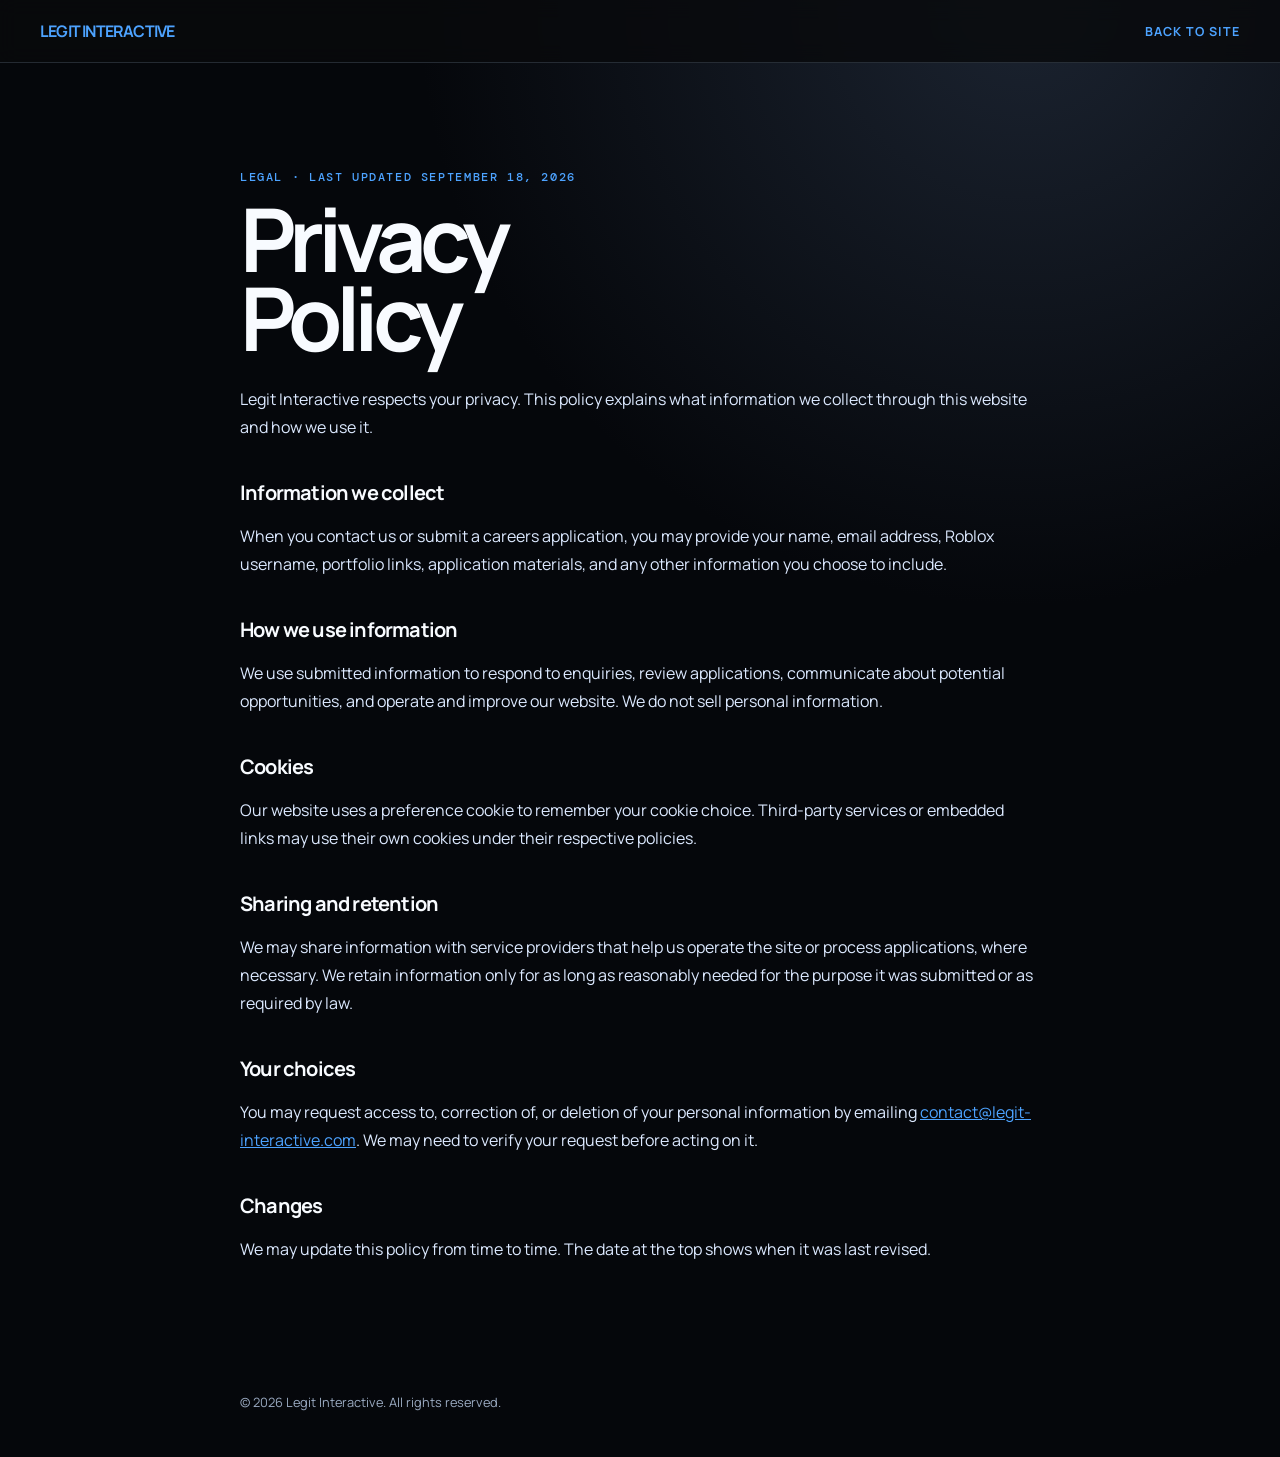
<file: privacy/index.html>
<!doctype html>
<html lang="en">
<head>
<meta charset="utf-8">
<meta name="viewport" content="width=device-width,initial-scale=1">
<title>Privacy Policy - Legit Interactive</title>
<meta name="description" content="Privacy Policy for Legit Interactive.">
<link rel="stylesheet" href="../assets/refresh.css">
</head>
<body class="legal-page">
<nav>
<div>
<a class="wordmark" href="../index.html">Legit Interactive</a>
<a href="../index.html">Back to site</a>
</div>
</nav>
<main>
<p class="eyebrow">Legal · Last updated September 18, 2026</p>
<h1>Privacy<br>Policy</h1>
<p>Legit Interactive respects your privacy. This policy explains what information we collect through this website and how we use it.</p>
<h2>Information we collect</h2>
<p>When you contact us or submit a careers application, you may provide your name, email address, Roblox username, portfolio links, application materials, and any other information you choose to include.</p>
<h2>How we use information</h2>
<p>We use submitted information to respond to enquiries, review applications, communicate about potential opportunities, and operate and improve our website. We do not sell personal information.</p>
<h2>Cookies</h2>
<p>Our website uses a preference cookie to remember your cookie choice. Third-party services or embedded links may use their own cookies under their respective policies.</p>
<h2>Sharing and retention</h2>
<p>We may share information with service providers that help us operate the site or process applications, where necessary. We retain information only for as long as reasonably needed for the purpose it was submitted or as required by law.</p>
<h2>Your choices</h2>
<p>You may request access to, correction of, or deletion of your personal information by emailing <a href="mailto:contact@legit-interactive.com">contact@legit-interactive.com</a>. We may need to verify your request before acting on it.</p>
<h2>Changes</h2>
<p>We may update this policy from time to time. The date at the top shows when it was last revised.</p>
</main>
<footer>© 2026 Legit Interactive. All rights reserved.</footer>
</body>
</html>
</file>
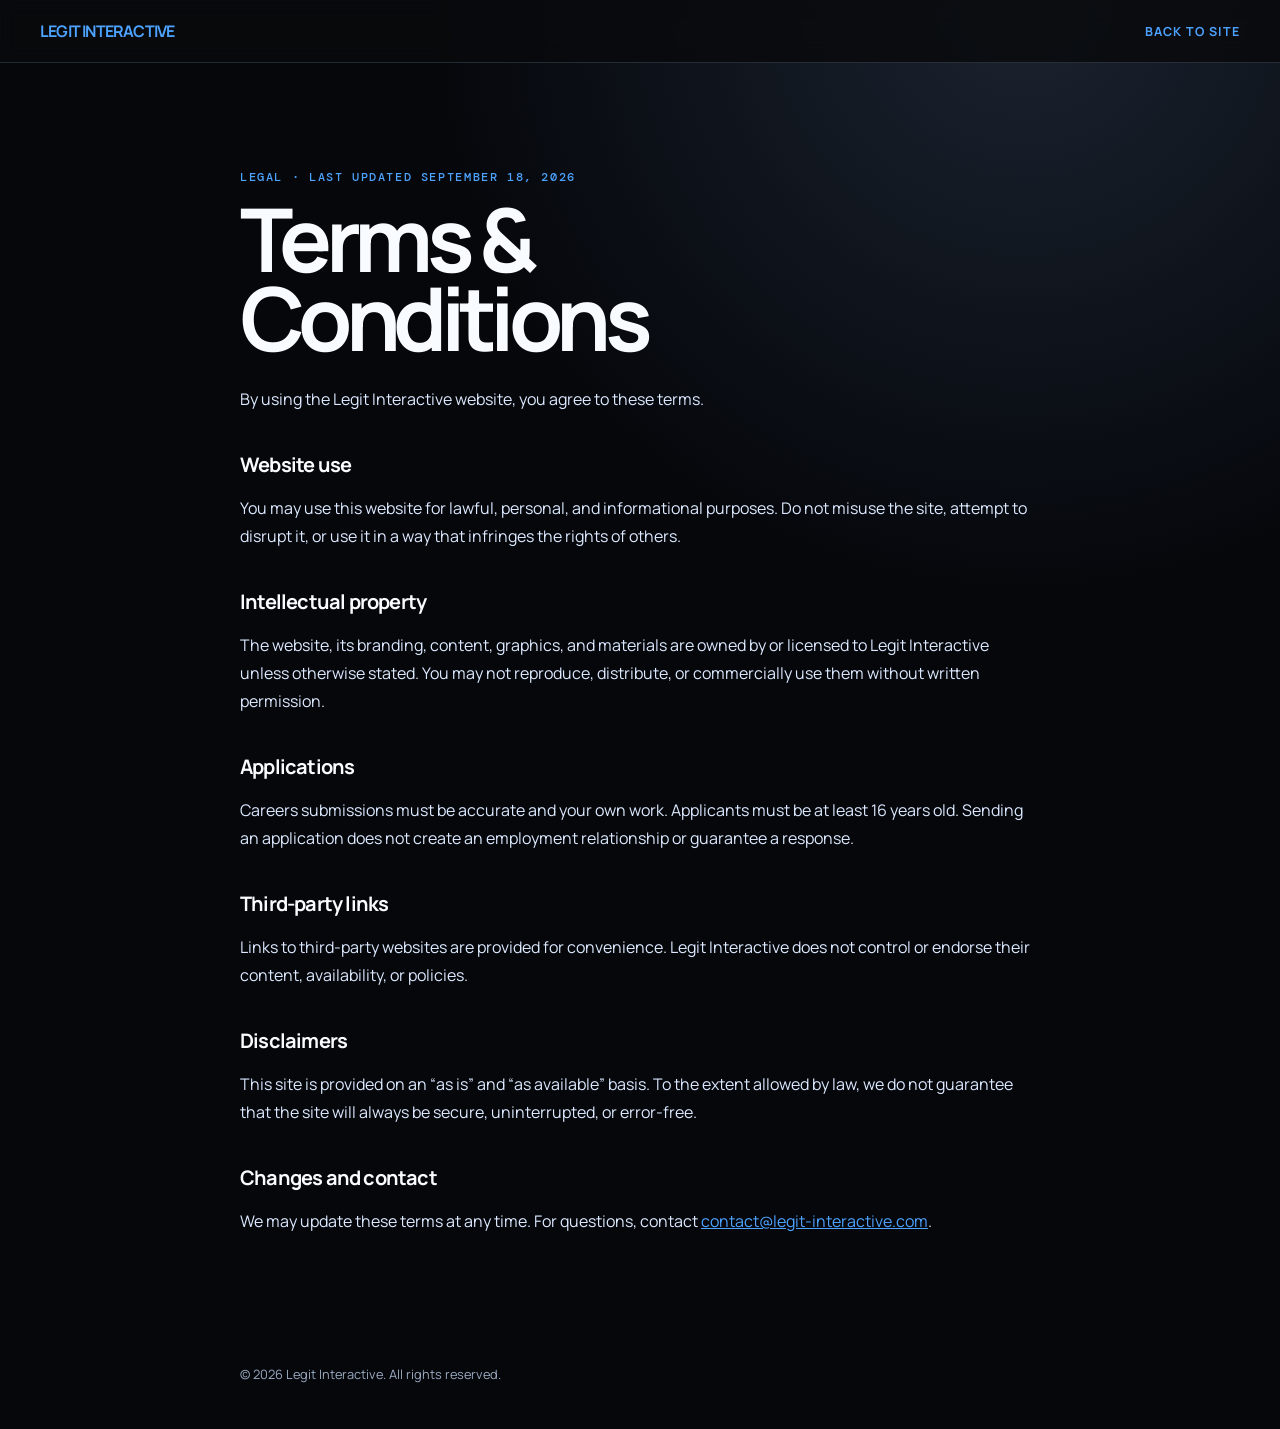
<file: terms/index.html>
<!doctype html>
<html lang="en">
<head>
<meta charset="utf-8">
<meta name="viewport" content="width=device-width,initial-scale=1">
<title>Terms & Conditions - Legit Interactive</title>
<meta name="description" content="Terms and Conditions for Legit Interactive.">
<link rel="stylesheet" href="../assets/refresh.css">
</head>
<body class="legal-page">
<nav>
<div>
<a class="wordmark" href="../index.html">Legit Interactive</a>
<a href="../index.html">Back to site</a>
</div>
</nav>
<main>
<p class="eyebrow">Legal · Last updated September 18, 2026</p>
<h1>Terms &amp;<br>Conditions</h1>
<p>By using the Legit Interactive website, you agree to these terms.</p>
<h2>Website use</h2>
<p>You may use this website for lawful, personal, and informational purposes. Do not misuse the site, attempt to disrupt it, or use it in a way that infringes the rights of others.</p>
<h2>Intellectual property</h2>
<p>The website, its branding, content, graphics, and materials are owned by or licensed to Legit Interactive unless otherwise stated. You may not reproduce, distribute, or commercially use them without written permission.</p>
<h2>Applications</h2>
<p>Careers submissions must be accurate and your own work. Applicants must be at least 16 years old. Sending an application does not create an employment relationship or guarantee a response.</p>
<h2>Third-party links</h2>
<p>Links to third-party websites are provided for convenience. Legit Interactive does not control or endorse their content, availability, or policies.</p>
<h2>Disclaimers</h2>
<p>This site is provided on an “as is” and “as available” basis. To the extent allowed by law, we do not guarantee that the site will always be secure, uninterrupted, or error-free.</p>
<h2>Changes and contact</h2>
<p>We may update these terms at any time. For questions, contact <a href="mailto:contact@legit-interactive.com">contact@legit-interactive.com</a>.</p>
</main>
<footer>© 2026 Legit Interactive. All rights reserved.</footer>
</body>
</html>
</file>
<file: assets/refresh.css>
@import url('https://fonts.googleapis.com/css2?family=DM+Mono:wght@400;500&family=Manrope:wght@400;500;600;700;800&display=swap');

:root{--bg:#05070b;--surface:#0c111a;--surface-2:#121a27;--line:rgba(185,215,255,.16);--silver:#dce9ff;--ink:#f8fbff;--muted:#9aaac1;--gold:#4da3ff;--gold-dim:#2b76d1;--maxw:1240px}
body{font-family:Manrope,Inter,sans-serif;background:var(--bg)}
h1,h2,h3,.brand span,.footer-brand span{font-family:Manrope,Inter,sans-serif;letter-spacing:-.055em}
.site-nav{background:rgba(9,10,13,.7);border-bottom:1px solid transparent}.site-nav.scrolled{border-color:var(--line);background:rgba(9,10,13,.9)}
.links a{font-size:.78rem;letter-spacing:.08em;text-transform:uppercase}.links a:after{background:var(--gold)}
.hero h1{max-width:950px;font-weight:800;letter-spacing:-.07em;line-height:.93}.hero .lede{max-width:610px}.btn-primary,.submit,.cookie-accept{background:var(--gold)!important;color:#101307!important;border-radius:0!important}.btn-secondary{border-radius:0!important}.btn-primary,.btn-secondary,.submit{font-size:.78rem;letter-spacing:.08em;text-transform:uppercase}
.showcase,.strip{border-color:var(--line)}.pillars .pillar,.why-card,.form-card{border-radius:0!important}.pillar-mark,.eyebrow,.fit-eyebrow{color:var(--gold)!important;letter-spacing:.14em!important}
.channel,.job{border-radius:0!important}.channel:hover,.job:hover{border-color:var(--gold-dim)!important}.footer-links{gap:20px;flex-wrap:wrap}.footer-links a{letter-spacing:.06em;text-transform:uppercase;font-size:.72rem!important}.cookie-banner{border-radius:0!important}.cookie-banner p a{color:var(--gold)}
.age-modal{position:fixed;inset:0;z-index:1000;display:grid;place-items:center;padding:20px;background:rgba(0,0,0,.72);backdrop-filter:blur(8px)}.age-modal[hidden]{display:none}.age-dialog{width:min(100%,440px);padding:34px;background:#11141a;border:1px solid var(--line);box-shadow:0 24px 80px rgba(0,0,0,.55);text-align:left}.age-kicker{margin:0 0 10px;color:var(--gold);font:500 .72rem 'DM Mono',monospace;letter-spacing:.12em;text-transform:uppercase}.age-dialog h2{font-size:2rem;line-height:1;margin:0 0 14px}.age-dialog p{margin:0;color:var(--muted)}.age-actions{display:flex;gap:12px;margin-top:28px}.age-actions button{border:1px solid var(--line);padding:12px 16px;background:transparent;color:var(--ink);font:700 .78rem Manrope,sans-serif;letter-spacing:.06em;text-transform:uppercase;cursor:pointer}.age-actions .confirm-age{background:var(--gold);border-color:var(--gold);color:#101307}
.legal-page{min-height:100vh;background:radial-gradient(circle at 80% 0,#1b2330 0,transparent 34%),var(--bg);color:var(--ink);font-family:Manrope,Inter,sans-serif}.legal-page main{width:min(100% - 40px,800px);margin:0 auto;padding:150px 0 90px}.legal-page nav{position:fixed;inset:0 0 auto;padding:20px;background:rgba(9,10,13,.84);border-bottom:1px solid var(--line);backdrop-filter:blur(10px)}.legal-page nav div{display:flex;align-items:center;justify-content:space-between;width:min(100% - 40px,1240px);margin:auto}.legal-page nav a{text-decoration:none;font-size:.78rem;font-weight:700;letter-spacing:.08em;text-transform:uppercase}.legal-page .wordmark{font-size:1rem;letter-spacing:-.05em}.legal-page .eyebrow{font:500 .72rem 'DM Mono',monospace;text-transform:uppercase}.legal-page h1{font-size:clamp(2.8rem,9vw,5.5rem);letter-spacing:-.075em;line-height:.9;margin:14px 0 28px}.legal-page h2{font-size:1.25rem;letter-spacing:-.04em;margin:38px 0 10px}.legal-page p,.legal-page li{color:var(--silver);line-height:1.75}.legal-page a{color:var(--gold)}.legal-page footer{width:min(100% - 40px,800px);margin:auto;padding:24px 0 38px;color:var(--muted);font-size:.8rem}.not-found{text-align:center}.not-found p{max-width:530px;margin:0 auto 30px}.not-found .code{font:500 .8rem 'DM Mono',monospace;color:var(--gold);letter-spacing:.16em}.not-found .home-link{display:inline-block;padding:14px 18px;background:var(--gold);color:#101307;text-decoration:none;font-size:.78rem;font-weight:800;letter-spacing:.08em;text-transform:uppercase}
@media(max-width:600px){.age-actions{flex-direction:column-reverse}.age-actions button{width:100%}.legal-page main{padding-top:120px}.legal-page nav div{width:calc(100% - 32px)}}

/* Homepage thumbnail wall: moved into the hero by site.js. */
.hero>.showcase{position:absolute;inset:0;z-index:0;display:flex;align-items:center;overflow:hidden;padding:0;border:0;background:#090a0d}.hero>.showcase:before{content:"";position:absolute;inset:0;z-index:2;background:linear-gradient(90deg,rgba(9,10,13,.97) 0%,rgba(9,10,13,.64) 22%,rgba(9,10,13,.24) 50%,rgba(9,10,13,.64) 78%,rgba(9,10,13,.97) 100%),linear-gradient(180deg,rgba(9,10,13,.72),transparent 30%,transparent 68%,rgba(9,10,13,.9))}.hero>.showcase .marquee{position:relative;z-index:1;mask-image:linear-gradient(90deg,transparent,black 12%,black 88%,transparent);-webkit-mask-image:linear-gradient(90deg,transparent,black 12%,black 88%,transparent)}.hero>.showcase .marquee-track{opacity:.36;filter:saturate(.68) contrast(.9)}.hero>.showcase .marquee-track.is-ready{animation-duration:95s}.hero>.showcase .marquee-sequence{gap:34px;padding-right:34px}.hero>.showcase .marquee-track img{height:clamp(190px,27vw,370px);border-radius:0;border-color:rgba(255,255,255,.15);box-shadow:0 30px 90px rgba(0,0,0,.55)}.hero>.hero-mark{display:none}.hero>.wrap{position:relative;z-index:3}.hero>.hero-content{filter:drop-shadow(0 12px 30px rgba(0,0,0,.45))}@media(max-width:600px){.hero>.showcase .marquee-track img{height:180px}.hero>.showcase .marquee-track{opacity:.25}.hero>.showcase .marquee-track.is-ready{animation-duration:70s}}

/* Editorial mission and studio capabilities */
.mission-layout{display:grid;grid-template-columns:minmax(0,1fr) minmax(360px,.86fr);gap:clamp(48px,8vw,130px);align-items:center}.mission-copy .eyebrow,.work-heading .eyebrow{margin-bottom:18px;font:500 .72rem 'DM Mono',monospace;letter-spacing:.13em;text-transform:uppercase}.mission-copy h2,.work-heading h2{font-size:clamp(2.6rem,5vw,5.15rem);line-height:.91;max-width:10ch;margin:0 0 30px}.mission-copy p{max-width:53ch;margin:0 0 16px;color:var(--silver);font-size:1.03rem;line-height:1.75}.mission-tags{display:flex;flex-wrap:wrap;gap:8px;margin-top:28px}.mission-tags span{padding:8px 10px;border:1px solid var(--line);font:500 .68rem 'DM Mono',monospace;letter-spacing:.07em;text-transform:uppercase;color:var(--muted)}.mission-graphic{position:relative;aspect-ratio:1/1;min-height:350px;overflow:hidden;border:1px solid var(--line);background:radial-gradient(circle at center,rgba(217,255,99,.13),transparent 26%),linear-gradient(145deg,#161c22,#0b0d11 70%)}.mission-graphic:after{content:"";position:absolute;inset:0;background:linear-gradient(90deg,transparent 49.8%,rgba(255,255,255,.08) 50%,transparent 50.2%),linear-gradient(transparent 49.8%,rgba(255,255,255,.08) 50%,transparent 50.2%);pointer-events:none}.orbit{position:absolute;top:50%;left:50%;border:1px solid rgba(217,255,99,.34);border-radius:50%;transform:translate(-50%,-50%)}.orbit-one{width:76%;aspect-ratio:1}.orbit-two{width:47%;aspect-ratio:1;border-color:rgba(255,255,255,.2)}.orbit-dot{position:absolute;width:9px;aspect-ratio:1;border-radius:50%;background:var(--gold);box-shadow:0 0 20px var(--gold)}.dot-one{top:20%;right:23%}.dot-two{bottom:24%;left:18%;background:var(--ink);box-shadow:none}.mission-core{position:absolute;top:50%;left:50%;z-index:2;width:124px;aspect-ratio:1;transform:translate(-50%,-50%);display:grid;place-content:center;border:1px solid rgba(217,255,99,.8);background:rgba(9,10,13,.82);text-align:center}.mission-core span{font-size:2.2rem;font-weight:800;letter-spacing:-.1em}.mission-core small{margin-top:4px;font:500 .55rem 'DM Mono',monospace;letter-spacing:.12em;color:var(--gold)}.mission-note{position:absolute;z-index:3;color:var(--muted);font:500 .62rem 'DM Mono',monospace;letter-spacing:.09em;line-height:1.55}.mission-note b{color:var(--ink);font-weight:500}.note-top{top:11%;left:9%}.note-bottom{right:9%;bottom:10%;text-align:right}.work-heading{display:flex;align-items:end;justify-content:space-between;gap:32px}.work-heading p{max-width:38ch;margin:0 0 8px;color:var(--muted);line-height:1.7}.work-grid{display:grid;grid-template-columns:repeat(3,1fr);gap:14px;margin-top:54px}.work-card{position:relative;min-height:360px;padding:26px;overflow:hidden;border:1px solid var(--line);background:var(--surface);transition:border-color .25s ease,background .25s ease}.work-card:hover{border-color:var(--gold-dim);background:#171b22}.work-card .pillar-mark{position:relative;z-index:2;margin:0 0 16px;font:500 .7rem 'DM Mono',monospace;letter-spacing:.09em;text-transform:uppercase}.work-card h3{position:relative;z-index:2;font-size:1.5rem;line-height:1.05}.work-card p{position:relative;z-index:2;margin-top:15px;line-height:1.65}.work-icon{position:absolute;top:26px;right:26px;width:42px;height:42px;color:var(--gold)}.icon-grid{display:grid;grid-template-columns:repeat(2,1fr);gap:4px}.icon-grid i{border:1px solid currentColor}.icon-grid i:nth-child(2),.icon-grid i:nth-child(3){background:currentColor}.icon-orbit{border:1px solid currentColor;border-radius:50%}.icon-orbit:before,.icon-orbit:after{content:"";position:absolute;inset:8px;border:1px solid currentColor;border-radius:50%}.icon-orbit:after{inset:15px;background:currentColor}.icon-link i{position:absolute;width:28px;height:15px;border:1px solid currentColor;border-radius:20px;transform:rotate(-40deg)}.icon-link i:first-child{left:1px;top:11px}.icon-link i:last-child{right:1px;bottom:11px}.hero>.showcase{pointer-events:none}@media(max-width:820px){.mission-layout{grid-template-columns:1fr}.mission-graphic{max-width:540px;width:100%;min-height:0}.work-heading{display:block}.work-heading p{margin-top:20px}.work-grid{grid-template-columns:1fr}.work-card{min-height:260px}.work-card .pillar-mark{margin-top:0}}@media(max-width:520px){.mission-graphic{min-height:320px}.work-card{padding:22px}.mission-copy h2,.work-heading h2{font-size:2.65rem}}

/* Blue palette refinements and careers application modal */
.btn-primary,.submit,.cookie-accept,.age-actions .confirm-age{color:#06111f!important}.mission-graphic{background:radial-gradient(circle at center,rgba(77,163,255,.16),transparent 26%),linear-gradient(145deg,#111b2d,#05070b 70%)}.orbit{border-color:rgba(77,163,255,.5)}.mission-core{border-color:rgba(77,163,255,.9)}.application.show{position:fixed;inset:0;z-index:900;display:flex!important;align-items:center;justify-content:center;padding:24px;background:rgba(2,5,10,.62);backdrop-filter:blur(14px);-webkit-backdrop-filter:blur(14px);overflow-y:auto}.application.show .application-wrap{position:relative;width:min(1120px,100%);max-height:calc(100vh - 48px);overflow-y:auto;padding:clamp(28px,4vw,52px);background:#0a101b;border:1px solid rgba(125,183,255,.35);box-shadow:0 30px 100px rgba(0,0,0,.72)}.application.show .application-grid{gap:clamp(34px,6vw,72px)}.application-close{position:absolute;top:14px;right:18px;width:40px;height:40px;border:1px solid var(--line);background:transparent;color:var(--ink);font-size:1.7rem;line-height:1;cursor:pointer;transition:border-color .2s,color .2s}.application-close:hover{color:var(--gold);border-color:var(--gold)}.application-consents{display:grid;gap:11px;margin:4px 0 20px;padding:15px 0;border-top:1px solid var(--line);border-bottom:1px solid var(--line)}.application-consents label{display:flex;align-items:flex-start;gap:10px;color:var(--silver);font-size:.84rem;line-height:1.5;cursor:pointer}.application-consents input{width:17px;height:17px;margin:2px 0 0;accent-color:var(--gold);flex:0 0 auto}.application-consents a{color:var(--gold);text-underline-offset:3px}.submit:disabled{cursor:not-allowed;opacity:.4;filter:grayscale(1)}@media(max-width:860px){.application.show{align-items:flex-start;padding:14px}.application.show .application-wrap{max-height:calc(100vh - 28px);padding:48px 20px 24px}.application-close{top:8px;right:8px}}

/* Shared cleanup: no animated star canvases. */
#starfield{display:none!important}

/* Homepage mission: a unique animated route rather than the former orbit graphic. */
.mission-route{isolation:isolate;background:linear-gradient(145deg,#091426,#05070b 72%);min-height:420px}
.route-grid{position:absolute;inset:0;opacity:.24;background-image:linear-gradient(rgba(130,185,255,.14) 1px,transparent 1px),linear-gradient(90deg,rgba(130,185,255,.14) 1px,transparent 1px);background-size:12.5% 16.666%}
.route-line{position:absolute;inset:0;width:100%;height:100%;overflow:visible}.route-fill{fill:url(#routeGradient);fill:rgba(35,103,209,.11)}.route-stroke{fill:none;stroke:#4da3ff;stroke-width:3.5;vector-effect:non-scaling-stroke;stroke-linecap:round;filter:drop-shadow(0 0 11px rgba(77,163,255,.55));stroke-dasharray:.84 .16;animation:route-draw 4.8s ease-in-out infinite}
.route-node{position:absolute;z-index:2;width:11px;aspect-ratio:1;border-radius:50%;background:#dce9ff;border:2px solid #4da3ff;box-shadow:0 0 0 7px rgba(77,163,255,.12),0 0 24px rgba(77,163,255,.7);animation:route-pulse 2.8s ease-in-out infinite}.node-a{left:25%;top:44%}.node-b{left:49%;top:58%;animation-delay:.8s}.node-c{left:72%;top:27%;animation-delay:1.6s}
.route-label,.route-caption{position:absolute;z-index:2;font:500 .62rem 'DM Mono',monospace;letter-spacing:.1em;color:var(--muted)}.route-label{padding:6px 8px;border:1px solid rgba(125,183,255,.24);background:rgba(5,7,11,.7)}.label-a{left:8%;top:35%}.label-b{left:40%;bottom:15%}.label-c{right:8%;top:11%}.route-caption{right:8%;bottom:9%;display:grid;gap:5px;text-align:right}.route-caption strong{color:var(--ink);font:500 .72rem Manrope,sans-serif;letter-spacing:.08em}
@keyframes route-draw{0%,100%{stroke-dashoffset:1;opacity:.64}50%{stroke-dashoffset:0;opacity:1}}@keyframes route-pulse{0%,100%{transform:scale(.8);opacity:.65}50%{transform:scale(1.15);opacity:1}}

/* Homepage intro loader. */
.site-loader{position:fixed;inset:0;z-index:2000;display:grid;place-content:center;justify-items:center;gap:17px;background:#05070b;transition:opacity .28s ease,visibility .28s ease}.site-loader img{width:112px;height:auto}.site-loader-line{justify-self:center;width:62px;height:2px;background:linear-gradient(90deg,#4da3ff 0 45%,rgba(77,163,255,.18) 45% 100%);animation:loader-sweep .55s ease-in-out infinite}.site-loader.is-done{visibility:hidden;opacity:0;pointer-events:none}@keyframes loader-sweep{0%{transform:scaleX(.32);transform-origin:left}50%{transform:scaleX(1);transform-origin:left}51%{transform-origin:right}100%{transform:scaleX(.32);transform-origin:right}}
@media(prefers-reduced-motion:reduce){.route-stroke,.route-node,.site-loader-line{animation:none}.site-loader{transition:none}}@media(max-width:520px){.mission-route{min-height:330px}.route-label{font-size:.53rem}.route-caption{display:none}}

/* Refined mission visual: one static path and a single moving point. */
.mission-route{min-height:360px;background:linear-gradient(145deg,#091426,#05070b 78%)}
.route-grid,.route-label,.route-caption,.route-node{display:none}
.route-fill{fill:rgba(35,103,209,.08)}
.route-stroke{stroke-width:2.5;stroke-dasharray:none;animation:none;filter:drop-shadow(0 0 8px rgba(77,163,255,.38))}.route-traveler{fill:#dce9ff;stroke:#4da3ff;stroke-width:3;vector-effect:non-scaling-stroke;filter:drop-shadow(0 0 10px rgba(77,163,255,.9))}
@media(prefers-reduced-motion:reduce){.route-traveler{display:none}}@media(max-width:520px){.mission-route{min-height:300px}}
/* Navigation feedback and live Roblox game panel */
.links a{position:relative;padding:8px 0;transition:color .22s ease}
.links a:after{content:"";position:absolute;left:0;right:0;bottom:1px;height:2px;background:#4da3ff;transform:scaleX(0);transform-origin:left;transition:transform .28s cubic-bezier(.2,.7,.2,1);box-shadow:0 0 12px rgba(77,163,255,.55)}
.links a:hover,.links a:focus-visible,.links a.active{color:#f8fbff}
.links a:hover:after,.links a:focus-visible:after,.links a.active:after{transform:scaleX(1)}
.game-copy .eyebrow{margin-bottom:14px;color:var(--gold);font:500 .72rem 'DM Mono',monospace;letter-spacing:.13em;text-transform:uppercase}
.game-copy h2{font-size:clamp(2.6rem,5vw,4.6rem);line-height:.94;max-width:9ch}
.game-live{display:flex;align-items:center;gap:10px;flex-wrap:wrap;margin:28px 0 22px;color:var(--silver);font-size:.88rem}
.game-live strong{color:var(--ink);font-size:1.45rem;font-variant-numeric:tabular-nums}
.live-indicator,.frame-live i{display:inline-block;width:8px;height:8px;border-radius:50%;background:#54d899;box-shadow:0 0 12px rgba(84,216,153,.65)}
.ccu-updated{flex-basis:100%;margin-left:18px;color:var(--muted);font-size:.7rem}
.game-link{display:inline-flex;gap:12px;align-items:center;padding:12px 16px;border:1px solid rgba(77,163,255,.55);color:var(--ink);text-decoration:none;font-size:.76rem;font-weight:800;letter-spacing:.08em;text-transform:uppercase;transition:background .2s ease,border-color .2s ease}
.game-link:hover{background:rgba(77,163,255,.13);border-color:#4da3ff}
.game-frame-wrap{min-width:0;border:1px solid rgba(125,183,255,.28);background:#050a13;box-shadow:0 24px 70px rgba(0,0,0,.36)}
.game-frame-bar{height:42px;display:flex;justify-content:space-between;align-items:center;padding:0 14px;border-bottom:1px solid var(--line);font:500 .62rem 'DM Mono',monospace;letter-spacing:.1em;color:var(--muted)}
.frame-live{display:flex;align-items:center;gap:7px;color:var(--silver)}
.frame-live i{width:6px;height:6px}
.game-frame{display:block;width:100%;height:clamp(300px,38vw,480px);border:0;background:#090e17}
.frame-fallback{margin:0;padding:10px 14px;color:var(--muted);font-size:.72rem}
.frame-fallback a{color:var(--gold);text-underline-offset:3px}
@media(max-width:820px){.game-copy h2{max-width:none}.game-frame{height:clamp(280px,68vw,430px)}}
@media(prefers-reduced-motion:reduce){.links a:after{transition:none}}

/* Three-shot Roblox carousel and centered live player count */
#games .wrap{display:flex;flex-direction:column;align-items:center;gap:28px;padding-top:clamp(58px,8vw,92px);padding-bottom:clamp(58px,8vw,92px)}
.game-copy{text-align:center;max-width:650px}
.game-copy .eyebrow{margin-bottom:14px;color:var(--gold);font:500 .72rem 'DM Mono',monospace;letter-spacing:.13em;text-transform:uppercase}
.game-copy h2{max-width:none;font-size:clamp(2.6rem,5vw,4.6rem);line-height:.94}
.game-copy p{max-width:55ch;margin:16px auto 0;color:var(--muted)}
.game-gallery{width:min(100%,900px)}
.game-gallery-window{position:relative;overflow:hidden;aspect-ratio:16/9;background:#060a12;border:1px solid rgba(125,183,255,.32);box-shadow:0 24px 70px rgba(0,0,0,.38);isolation:isolate}
.game-gallery-slides,.game-slide{position:absolute;inset:0;margin:0}
.game-slide{opacity:0;visibility:hidden;transition:opacity .55s ease,visibility .55s ease}
.game-slide.is-active{opacity:1;visibility:visible}
.game-slide img{width:100%;height:100%;object-fit:cover;object-position:center}
.gallery-arrow{position:absolute;top:50%;z-index:2;display:grid;place-items:center;width:48px;height:48px;padding:0;border:1px solid rgba(255,255,255,.4);border-radius:50%;background:rgba(4,8,15,.55);backdrop-filter:blur(8px);color:#fff;cursor:pointer;transform:translateY(-50%);transition:background .2s ease,border-color .2s ease,scale .2s ease}
.gallery-arrow:hover{background:rgba(30,111,208,.78);border-color:#8dc5ff;scale:1.06}
.gallery-arrow span{font:300 2rem/1 Manrope,sans-serif;margin-top:-3px}
.gallery-prev{left:16px}.gallery-next{right:16px}
.gallery-count{position:absolute;right:16px;bottom:14px;z-index:2;padding:6px 9px;background:rgba(4,8,15,.68);color:#fff;font:500 .68rem 'DM Mono',monospace;letter-spacing:.08em;backdrop-filter:blur(8px)}
.gallery-dots{display:flex;justify-content:center;gap:9px;margin-top:16px}
.gallery-dot{width:8px;height:8px;padding:0;border:0;border-radius:8px;background:rgba(220,233,255,.34);cursor:pointer;transition:width .25s ease,background .25s ease}
.gallery-dot.is-active{width:25px;background:#4da3ff}
.game-live-wrap{display:grid;justify-items:center;gap:12px;text-align:center}
.game-stats-card{position:relative;display:grid;justify-items:center;gap:10px;padding:clamp(14px,3vw,18px) clamp(22px,6vw,34px);border-radius:14px;border:1px solid rgba(84,216,153,.4);background:radial-gradient(circle at top,rgba(84,216,153,.16),transparent 65%),linear-gradient(180deg,rgba(84,216,153,.12) 0%,rgba(5,12,20,.92) 100%);box-shadow:0 30px 80px rgba(0,0,0,.42),0 0 0 1px rgba(84,216,153,.16);overflow:hidden;text-align:center;isolation:isolate;max-width:580px}
.game-stats-card::before{content:"";position:absolute;inset:0;background:radial-gradient(circle at top,rgba(140,255,196,.14),transparent 58%);mix-blend-mode:screen;pointer-events:none}
.stats-glow{position:absolute;top:-40%;left:50%;width:70%;height:60%;transform:translateX(-50%);background:radial-gradient(circle,rgba(84,216,153,.24),transparent 70%);filter:blur(38px);pointer-events:none}
.stats-top{position:relative;z-index:1;display:flex;align-items:center;gap:8px;font:600 .7rem 'DM Mono',monospace;letter-spacing:.16em;text-transform:uppercase;color:rgba(200,255,226,.88)}
.stats-dot{width:7px;height:7px;border-radius:50%;background:#54d899;box-shadow:0 0 0 5px rgba(84,216,153,.14),0 0 22px rgba(84,216,153,.58);animation:ccu-pulse 2.6s ease-in-out infinite}
.stats-main{position:relative;z-index:1;display:flex;align-items:center;gap:clamp(14px,4vw,26px);flex-wrap:wrap;justify-content:center}
.stat-block{display:grid;justify-items:center;gap:4px;min-width:90px}
.stat-live .stat-value{color:#f6fff9;text-shadow:0 24px 60px rgba(84,216,153,.24)}
.stat-value{color:var(--ink);font-size:clamp(2.6rem,7vw,4.6rem);font-weight:700;line-height:.95;font-variant-numeric:tabular-nums}
.stat-value-sm{font-size:clamp(2rem,5.2vw,3.4rem)}
.stat-sub{font:500 .66rem 'DM Mono',monospace;letter-spacing:.18em;text-transform:uppercase;color:rgba(200,255,226,.68)}
.stat-divider{width:1px;height:clamp(36px,6vw,54px);background:linear-gradient(180deg,transparent,rgba(84,216,153,.4),transparent)}
.ccu-updated{margin:0;color:rgba(200,255,226,.8);font:500 .66rem 'DM Mono',monospace;letter-spacing:.14em;text-transform:uppercase}
.game-live-wrap .game-link{margin-top:6px}
@keyframes ccu-pulse{0%,100%{box-shadow:0 0 0 4px rgba(84,216,153,.12),0 0 16px rgba(84,216,153,.48)}50%{box-shadow:0 0 0 7px rgba(84,216,153,.1),0 0 26px rgba(84,216,153,.62)}}
@media(max-width:640px){.stats-main{gap:12px}.stat-divider{display:none}.stat-block{min-width:120px}}
@media(prefers-reduced-motion:reduce){.stats-dot{animation:none}}
@media(max-width:600px){.game-gallery-window{aspect-ratio:4/3}.gallery-arrow{width:40px;height:40px}.gallery-prev{left:10px}.gallery-next{right:10px}.game-copy h2{font-size:2.8rem}}
@media(prefers-reduced-motion:reduce){.game-slide,.gallery-arrow,.gallery-dot{transition:none}}

/* Game stats: balanced three-column row styled to match the site's blue palette. */
.game-stats-card{width:min(100%,760px);max-width:760px;padding:clamp(16px,2.5vw,22px) clamp(18px,4vw,36px);border-radius:0;border-color:rgba(77,163,255,.42);background:radial-gradient(ellipse at top,rgba(77,163,255,.14),transparent 68%),linear-gradient(180deg,rgba(77,163,255,.07),rgba(5,10,19,.96));box-shadow:0 24px 64px rgba(0,0,0,.4),inset 0 1px rgba(220,233,255,.06)}
.game-stats-card::before{background:linear-gradient(110deg,transparent,rgba(220,233,255,.035),transparent);mix-blend-mode:screen}
.stats-glow{background:radial-gradient(ellipse,rgba(77,163,255,.22),transparent 70%)}
.stats-top{color:var(--gold);justify-content:center}
.stats-dot{background:#4da3ff;box-shadow:0 0 0 5px rgba(77,163,255,.14),0 0 20px rgba(77,163,255,.58)}
.stats-main{display:grid;width:100%;grid-template-columns:minmax(0,1fr) 1px minmax(0,1fr) 1px minmax(0,1fr);align-items:stretch;gap:clamp(10px,2vw,22px)}
.stat-block{min-width:0;align-content:center}
.stat-live .stat-value{color:var(--ink);text-shadow:0 16px 44px rgba(77,163,255,.25)}
.stat-value{font-size:clamp(1.65rem,4.5vw,3.5rem)}
.stat-value-sm{font-size:clamp(1.5rem,4vw,3rem)}
.stat-sub{color:var(--muted);font-size:clamp(.52rem,.75vw,.66rem);letter-spacing:.12em;white-space:nowrap}
.stat-divider{width:1px;height:auto;min-height:42px;background:linear-gradient(180deg,transparent,rgba(77,163,255,.46),transparent)}
.ccu-updated{color:var(--muted)}
@keyframes ccu-pulse{0%,100%{box-shadow:0 0 0 4px rgba(77,163,255,.12),0 0 16px rgba(77,163,255,.42)}50%{box-shadow:0 0 0 7px rgba(77,163,255,.1),0 0 24px rgba(77,163,255,.56)}}
@media(max-width:640px){.stats-main{gap:8px}.stat-divider{display:block}.game-stats-card{padding:14px 12px}.stat-value{font-size:clamp(1.45rem,7vw,2.3rem)}.stat-value-sm{font-size:clamp(1.3rem,6vw,2rem)}.stat-sub{font-size:.49rem;letter-spacing:.08em}}

/* Center the capability card copy within each matching frame. */
.work-card{display:flex;flex-direction:column;align-items:center;justify-content:center;text-align:center}
.work-card .pillar-mark,.work-card h3,.work-card p{position:relative;z-index:2}
.work-card .pillar-mark{margin:0 0 16px}
.work-card h3{width:100%;margin:0}
.work-card p{max-width:38ch;margin:15px 0 0}
</file>
